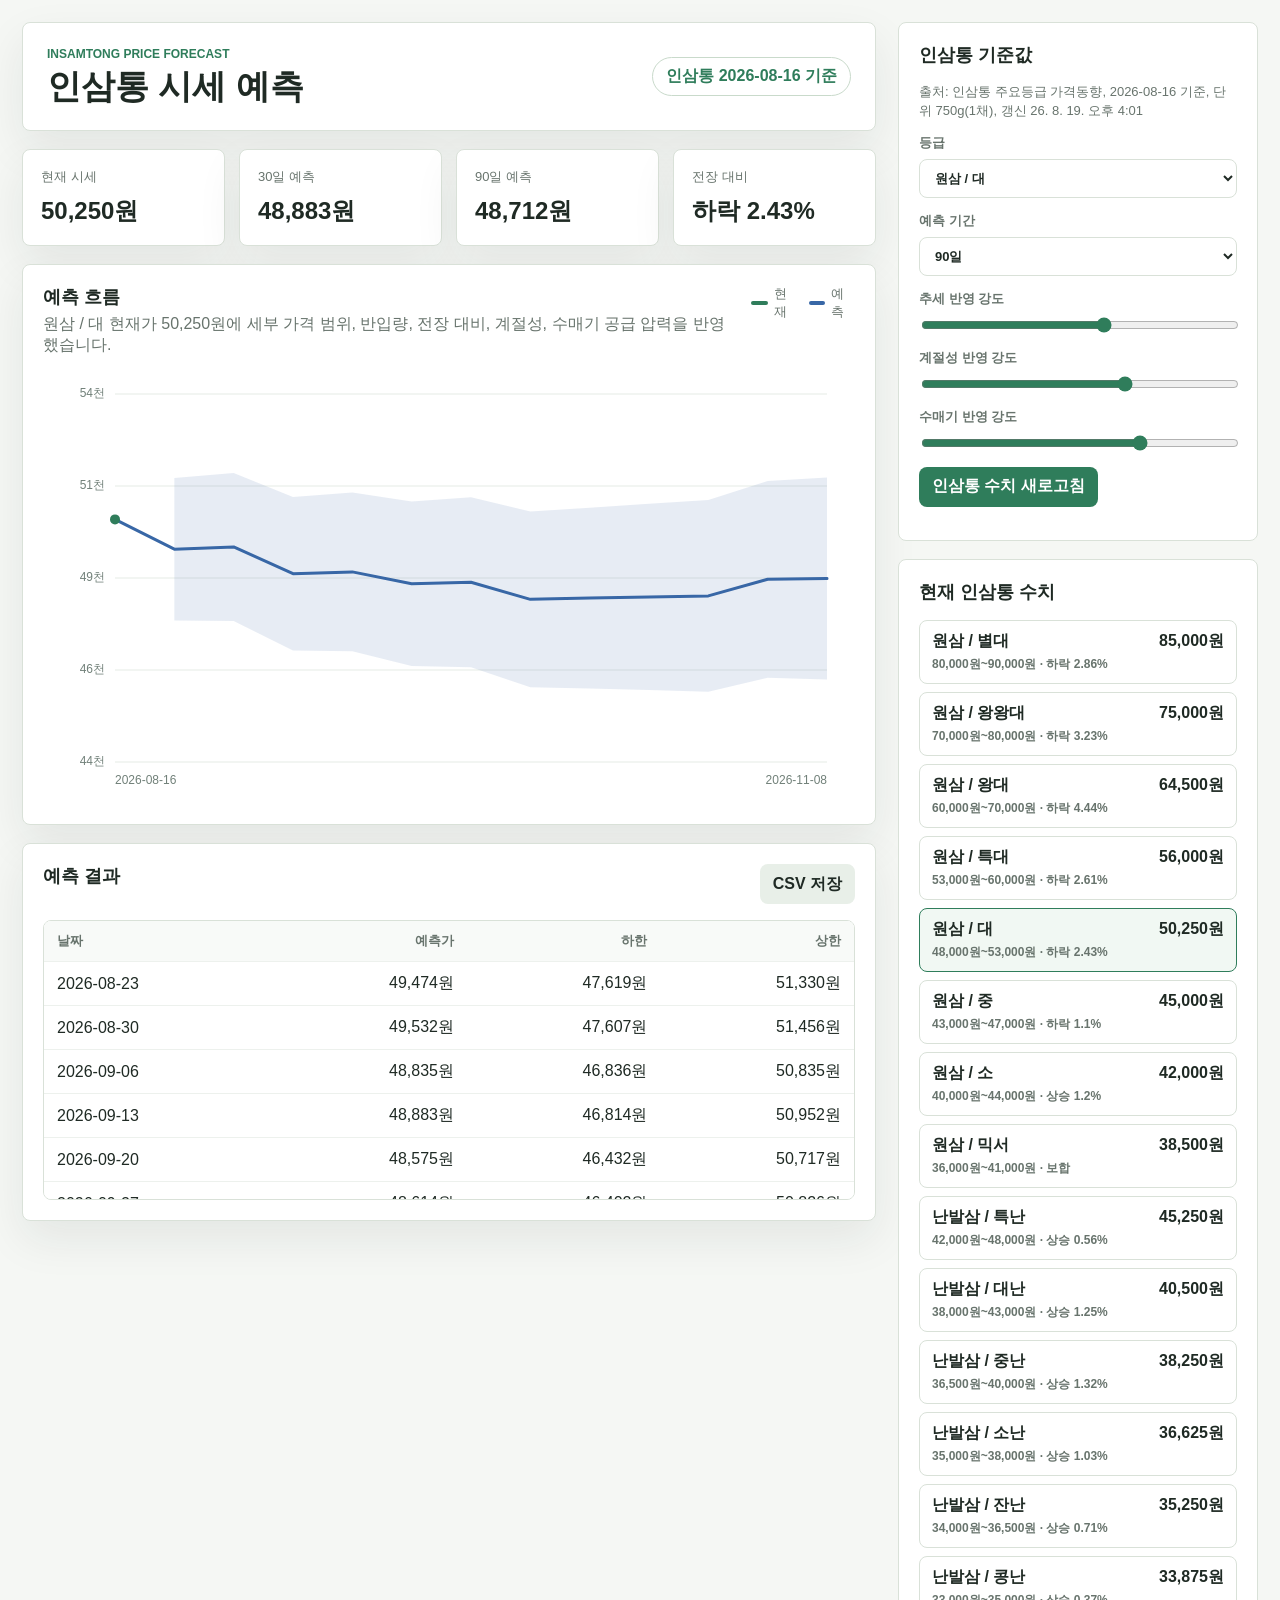
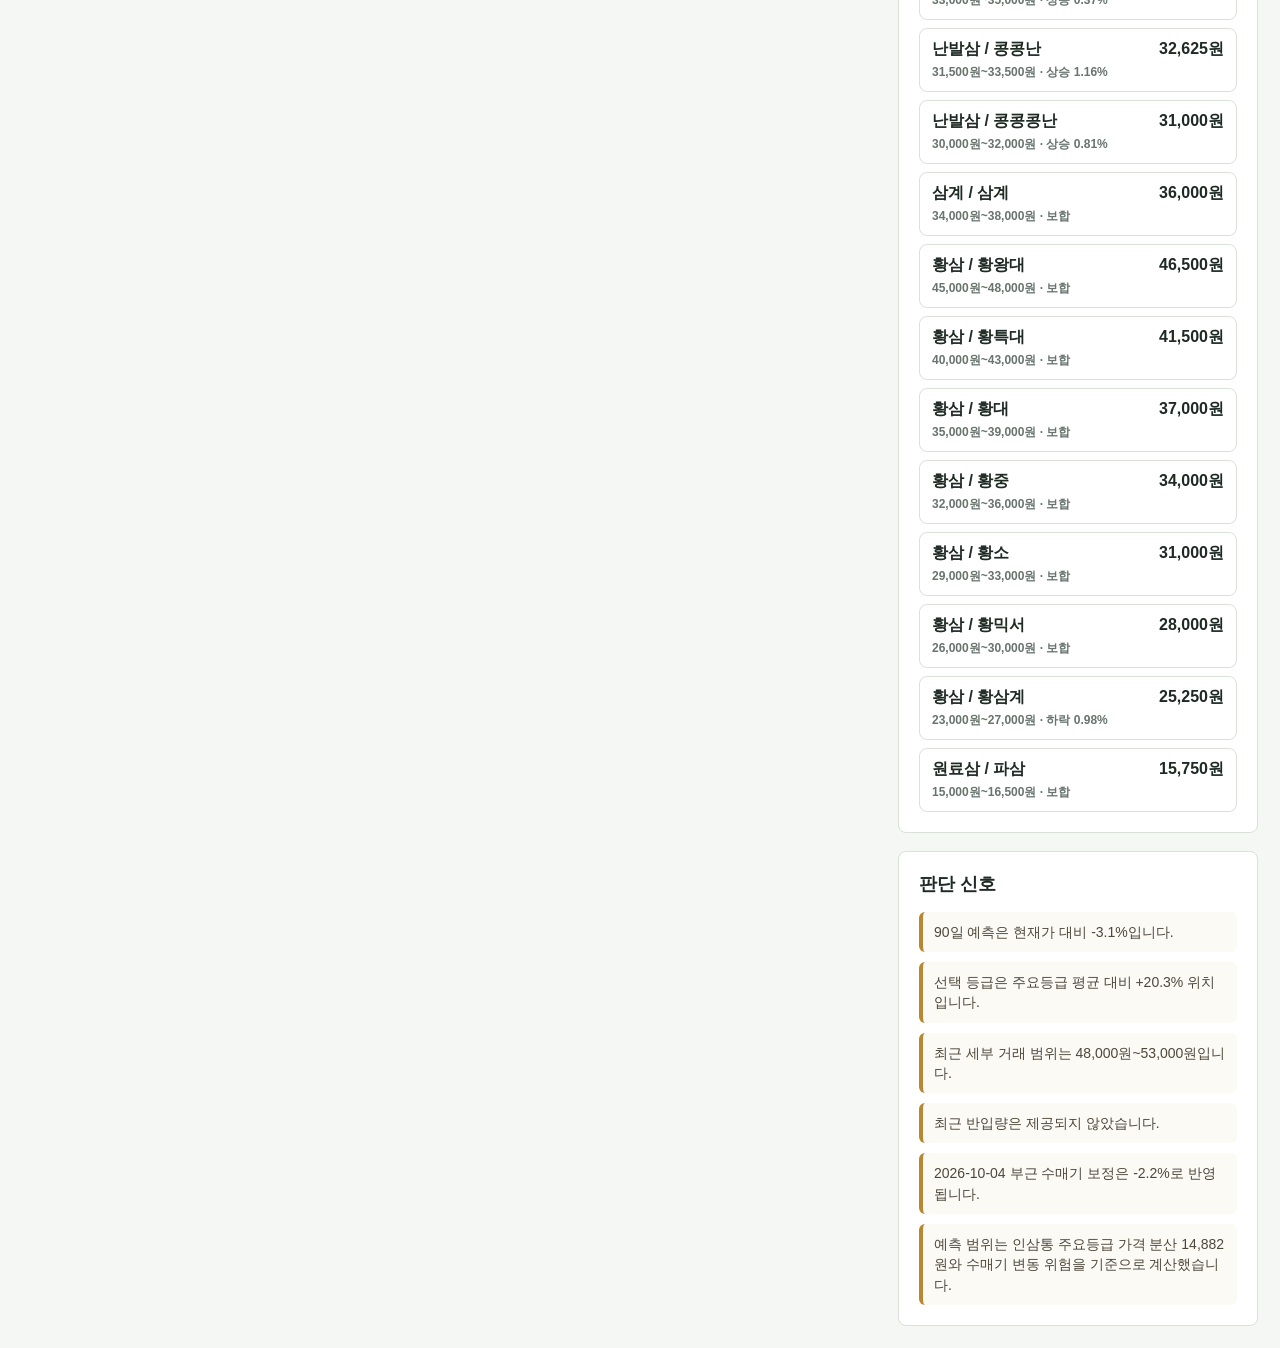
<file: index.html>
<!doctype html>
<html lang="ko">
  <head>
    <meta charset="utf-8" />
    <meta name="viewport" content="width=device-width, initial-scale=1" />
    <title>인삼통 시세 예측</title>
    <link rel="stylesheet" href="styles.css" />
  </head>
  <body>
    <main class="app">
      <section class="workspace">
        <header class="topbar">
          <div>
            <p class="eyebrow">Insamtong Price Forecast</p>
            <h1>인삼통 시세 예측</h1>
          </div>
          <div class="status">
            <span id="modelStatus">인삼통 기준</span>
          </div>
        </header>

        <section class="metrics" aria-label="예측 요약">
          <article>
            <span>현재 시세</span>
            <strong id="currentPrice">-</strong>
          </article>
          <article>
            <span>30일 예측</span>
            <strong id="forecast30">-</strong>
          </article>
          <article>
            <span>90일 예측</span>
            <strong id="forecast90">-</strong>
          </article>
          <article>
            <span>전장 대비</span>
            <strong id="volatility">-</strong>
          </article>
        </section>

        <section class="chart-panel">
          <div class="chart-head">
            <div>
              <h2>예측 흐름</h2>
              <p id="chartCaption">인삼통 현재 시세와 전장 대비 변동률만 사용합니다.</p>
            </div>
            <div class="legend">
              <span><i class="actual"></i>현재</span>
              <span><i class="forecast"></i>예측</span>
            </div>
          </div>
          <canvas id="priceChart" width="1200" height="540" aria-label="인삼통 시세 예측 차트"></canvas>
        </section>

        <section class="table-panel">
          <div class="section-title">
            <h2>예측 결과</h2>
            <button id="downloadCsv" type="button">CSV 저장</button>
          </div>
          <div class="table-wrap">
            <table>
              <thead>
                <tr>
                  <th>날짜</th>
                  <th>예측가</th>
                  <th>하한</th>
                  <th>상한</th>
                </tr>
              </thead>
              <tbody id="forecastRows"></tbody>
            </table>
          </div>
        </section>
      </section>

      <aside class="controls">
        <section class="control-group">
          <h2>인삼통 기준값</h2>
          <p class="hint" id="sourceText">-</p>
          <label>
            등급
            <select id="gradeSelect"></select>
          </label>
          <label>
            예측 기간
            <select id="horizon">
              <option value="30">30일</option>
              <option value="90" selected>90일</option>
              <option value="180">180일</option>
            </select>
          </label>
          <label>
            추세 반영 강도
            <input id="sensitivity" type="range" min="0" max="100" value="58" />
          </label>
          <label>
            계절성 반영 강도
            <input id="seasonality" type="range" min="0" max="100" value="65" />
          </label>
          <label>
            수매기 반영 강도
            <input id="purchasePressure" type="range" min="0" max="100" value="70" />
          </label>
          <button id="refreshMarket" type="button">인삼통 수치 새로고침</button>
          <p id="refreshMessage" class="message"></p>
        </section>

        <section class="control-group">
          <h2>현재 인삼통 수치</h2>
          <div class="grade-list" id="gradeList"></div>
        </section>

        <section class="control-group insights">
          <h2>판단 신호</h2>
          <ul id="insights"></ul>
        </section>
      </aside>
    </main>

    <script src="app.js"></script>
  </body>
</html>
</file>
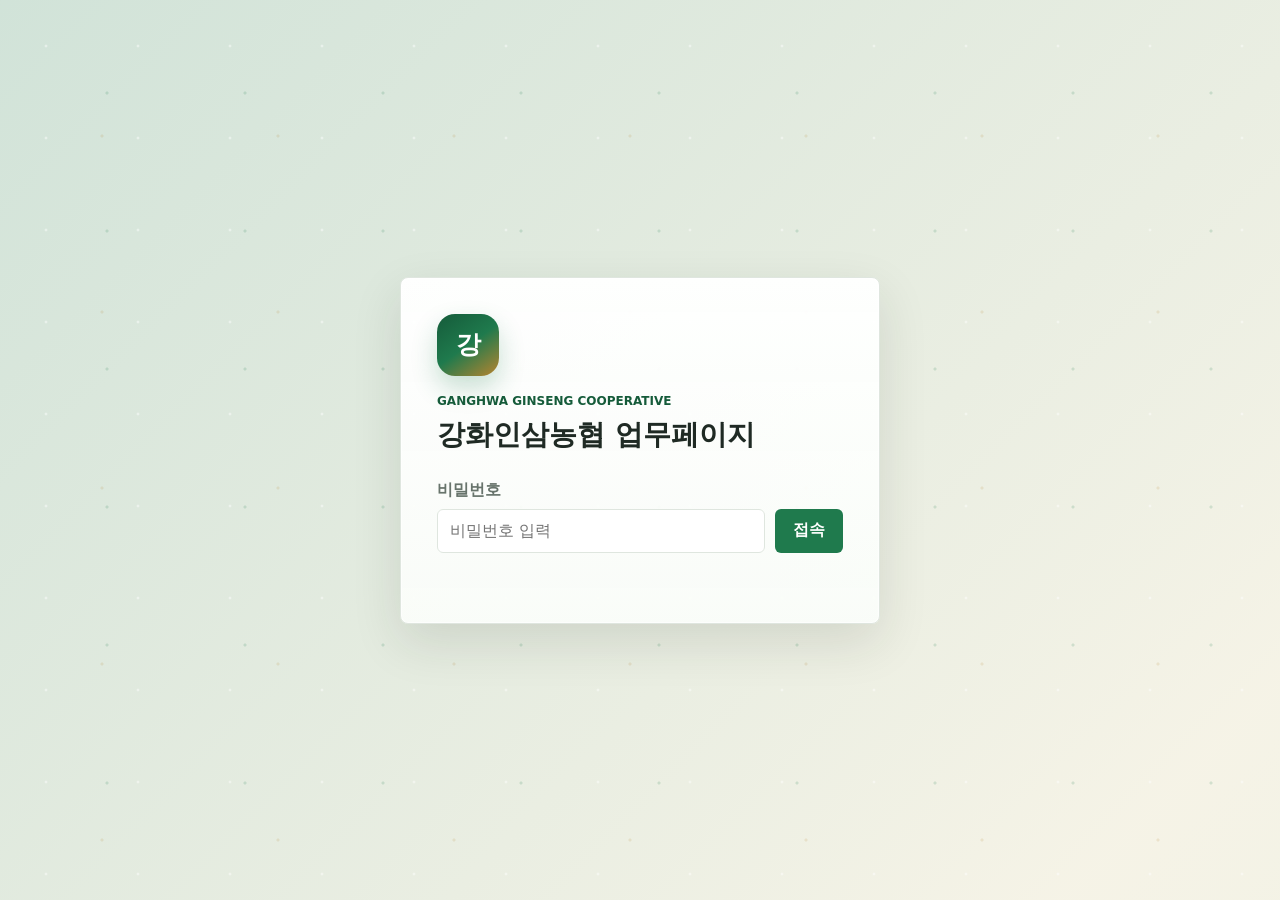
<file: office/index.html>
<!doctype html>
<html lang="ko">
<head>
  <meta charset="utf-8">
  <meta name="viewport" content="width=device-width, initial-scale=1">
  <title>강화인삼농협 업무페이지</title>
  <link rel="stylesheet" href="styles.css">
</head>
<body>
  <main class="app-shell">
    <div class="ambient-particles" aria-hidden="true"></div>
    <section id="loginScreen" class="login-screen" aria-labelledby="loginTitle">
      <div class="login-panel">
        <div class="brand-mark" aria-hidden="true">강</div>
        <p class="eyebrow">Ganghwa Ginseng Cooperative</p>
        <h1 id="loginTitle">강화인삼농협 업무페이지</h1>
        <form id="loginForm" class="login-form">
          <label for="passwordInput">비밀번호</label>
          <div class="password-row">
            <input id="passwordInput" type="password" autocomplete="current-password" placeholder="비밀번호 입력">
            <button type="submit">접속</button>
          </div>
          <p id="loginMessage" class="form-message" role="status"></p>
        </form>
      </div>
    </section>

    <section id="workspace" class="workspace" hidden>
      <aside class="sidebar">
        <div class="sidebar-brand">
          <div class="brand-mark compact" aria-hidden="true">강</div>
          <div>
            <p class="eyebrow">업무 대시보드</p>
            <h2>강화인삼농협</h2>
          </div>
        </div>
        <nav class="menu" aria-label="업무 메뉴">
          <button class="menu-button active" data-view="dashboardView" type="button">대시보드</button>
          <button class="menu-button" data-view="todoView" type="button">할일</button>
          <button class="menu-button" data-view="orderView" type="button">발주관리</button>
          <button class="menu-button" data-view="scheduleView" type="button">일정관리</button>
          <button class="menu-button" data-view="factoryView" type="button">공장업무</button>
          <button class="menu-button" data-view="inventoryView" type="button">재고관리</button>
          <button class="menu-button" data-view="memoView" type="button">메모</button>
          <button class="menu-button" data-view="contactView" type="button">연락처</button>
          <button class="menu-button" data-view="calculatorView" type="button">계산기</button>
          <button class="menu-button" data-view="priceView" type="button">가격표</button>
          <button class="menu-button" data-view="ginsengInfoView" type="button">인삼정보</button>
          <button class="menu-button" data-view="marketView" type="button">인삼시세표</button>
          <button class="menu-button" data-view="dataView" type="button">데이터관리</button>
        </nav>
        <button id="logoutButton" class="ghost-button" type="button">로그아웃</button>
      </aside>

      <section class="content">
        <header class="topbar">
          <div>
            <p class="eyebrow">오늘 업무</p>
            <h1 id="viewTitle">대시보드</h1>
          </div>
          <div class="topbar-actions">
            <button id="favoriteButton" class="icon-action" type="button" title="현재 메뉴 즐겨찾기">☆</button>
            <button id="darkModeButton" class="icon-action" type="button" title="다크모드">◐</button>
            <div class="status-chip" id="todayStamp"></div>
          </div>
        </header>

        <section id="dashboardView" class="view active-view">
          <div class="section-head">
            <div>
              <h2>업무 대시보드</h2>
              <p>오늘 처리할 일, 발주, 재고, 공장 업무를 한눈에 확인합니다.</p>
            </div>
            <button id="printViewButton" class="secondary-button" type="button">현재 화면 인쇄</button>
          </div>
          <div class="dashboard-grid">
            <article class="metric-card"><span>할 일 진행률</span><strong id="dashboardTodoProgress">0%</strong></article>
            <article class="metric-card"><span>대기 발주</span><strong id="dashboardPendingOrders">0건</strong></article>
            <article class="metric-card"><span>재고 부족</span><strong id="dashboardLowStock">0건</strong></article>
            <article class="metric-card"><span>공장 미완료</span><strong id="dashboardFactoryOpen">0건</strong></article>
          </div>
          <div class="tool-grid">
            <section class="tool-panel">
              <h3>검색</h3>
              <input id="globalSearchInput" placeholder="발주, 제품, 메모, 연락처 검색">
              <div id="globalSearchResults" class="search-results"></div>
            </section>
            <section class="tool-panel">
              <h3>즐겨찾기</h3>
              <div id="favoriteList" class="quick-list"></div>
            </section>
            <section class="tool-panel">
              <h3>최근 활동</h3>
              <div id="recentActivityList" class="quick-list"></div>
            </section>
          </div>
        </section>

        <section id="todoView" class="view">
          <div class="section-head">
            <div>
              <h2>할 일 목록</h2>
              <p>일일/주간 체크리스트, 우선순위, 완료율을 관리합니다.</p>
            </div>
            <button id="addTodoButton" class="primary-button" type="button">추가</button>
          </div>
          <form id="todoForm" class="entry-grid todo-grid">
            <input name="title" placeholder="할 일" required>
            <input name="dueDate" type="date">
            <select name="priority">
              <option value="높음">높음</option>
              <option value="보통" selected>보통</option>
              <option value="낮음">낮음</option>
            </select>
            <select name="period">
              <option value="일일">일일</option>
              <option value="주간">주간</option>
            </select>
          </form>
          <div class="progress-wrap"><div id="todoProgressBar"></div></div>
          <div id="todoList" class="task-list"></div>
        </section>

        <section id="orderView" class="view">
          <div class="section-head">
            <div>
              <h2>발주관리</h2>
              <p>거래처별 발주 내역과 상태를 입력하고 월별 현황을 확인합니다.</p>
            </div>
            <button id="addOrderButton" class="primary-button" type="button">추가</button>
          </div>
          <form id="orderForm" class="entry-grid order-grid">
            <input name="client" placeholder="거래처" required>
            <input name="item" placeholder="품목" required>
            <input name="quantity" type="number" min="0" placeholder="수량" required>
            <input name="amount" type="number" min="0" step="100" placeholder="금액">
            <input name="dueDate" type="date">
            <select name="status">
              <option value="대기">대기</option>
              <option value="진행">진행</option>
              <option value="완료">완료</option>
            </select>
          </form>
          <div id="orderStats" class="inline-stats"></div>
          <div class="table-wrap">
            <table>
              <thead><tr><th>거래처</th><th>품목</th><th>수량</th><th>금액</th><th>마감일</th><th>상태</th><th></th></tr></thead>
              <tbody id="orderRows"></tbody>
            </table>
          </div>
        </section>

        <section id="factoryView" class="view">
          <div class="section-head">
            <div>
              <h2>가공공장 업무</h2>
              <p>생산 일정, 작업 체크리스트, 품질 검사 기록을 관리합니다.</p>
            </div>
            <button id="addFactoryButton" class="primary-button" type="button">추가</button>
          </div>
          <form id="factoryForm" class="entry-grid factory-grid">
            <input name="date" type="date" required>
            <input name="product" placeholder="제품/작업명" required>
            <input name="process" placeholder="공정">
            <select name="quality">
              <option value="확인 전">확인 전</option>
              <option value="적합">적합</option>
              <option value="재확인">재확인</option>
            </select>
          </form>
          <div id="factoryList" class="task-list"></div>
        </section>

        <section id="inventoryView" class="view">
          <div class="section-head">
            <div>
              <h2>재고 현황</h2>
              <p>농협/지점별로 품목, 규격, 수량, 보관 위치를 빠르게 기록합니다.</p>
            </div>
            <button id="addInventoryButton" class="primary-button" type="button">추가</button>
          </div>
          <div id="inventoryBranchTabs" class="branch-tabs" aria-label="재고 지점 선택"></div>
          <div class="branch-summary">
            <span>선택 지점</span>
            <strong id="activeInventoryBranchName">강화농협</strong>
          </div>
          <form id="inventoryForm" class="entry-grid">
            <input name="item" placeholder="품목명" required>
            <input name="grade" placeholder="규격/등급" required>
            <input name="quantity" type="number" min="0" step="1" placeholder="수량" required>
            <input name="location" placeholder="보관 위치">
          </form>
          <div class="table-wrap">
            <table>
              <thead>
                <tr><th>품목</th><th>규격</th><th>수량</th><th>위치</th><th></th></tr>
              </thead>
              <tbody id="inventoryRows"></tbody>
            </table>
          </div>
        </section>

        <section id="contactView" class="view">
          <div class="section-head">
            <div>
              <h2>빠른 연락처</h2>
              <p>주요 거래처 연락처와 특이사항을 저장합니다.</p>
            </div>
            <button id="addContactButton" class="primary-button" type="button">추가</button>
          </div>
          <form id="contactForm" class="entry-grid contact-grid">
            <input name="name" placeholder="거래처/담당자" required>
            <input name="phone" placeholder="전화번호">
            <input name="email" type="email" placeholder="이메일">
            <input name="memo" placeholder="특이사항">
          </form>
          <div id="contactList" class="contact-list"></div>
        </section>

        <section id="calculatorView" class="view">
          <div class="section-head">
            <div>
              <h2>계산기</h2>
              <p>수량/금액 계산과 간단한 환율 계산을 빠르게 처리합니다.</p>
            </div>
          </div>
          <div class="tool-grid">
            <section class="tool-panel">
              <h3>수량/금액 계산</h3>
              <input id="calcQuantity" type="number" min="0" placeholder="수량">
              <input id="calcUnitPrice" type="number" min="0" placeholder="단가">
              <strong id="calcTotal" class="calc-result">0원</strong>
            </section>
            <section class="tool-panel">
              <h3>환율 계산</h3>
              <input id="exchangeAmount" type="number" min="0" placeholder="외화 금액">
              <input id="exchangeRate" type="number" min="0" placeholder="환율">
              <strong id="exchangeTotal" class="calc-result">0원</strong>
            </section>
          </div>
        </section>

        <section id="scheduleView" class="view">
          <div class="section-head">
            <div>
              <h2>일정관리</h2>
              <p>수매, 회의, 출고, 점검 일정을 한곳에 정리합니다.</p>
            </div>
            <button id="addScheduleButton" class="primary-button" type="button">추가</button>
          </div>
          <form id="scheduleForm" class="entry-grid schedule-grid">
            <input name="date" type="date" required>
            <input name="time" type="time">
            <input name="title" placeholder="일정명" required>
            <input name="owner" placeholder="담당자">
          </form>
          <div id="scheduleList" class="schedule-list"></div>
        </section>

        <section id="memoView" class="view">
          <div class="section-head">
            <div>
              <h2>날짜별 메모</h2>
              <p>날짜별 업무 내용, 특이사항, 전달사항을 저장하고 다시 확인합니다.</p>
            </div>
            <div class="section-actions">
              <button id="voiceMemoButton" class="secondary-button" type="button">음성 입력</button>
              <button id="saveMemoButton" class="primary-button" type="button">저장</button>
            </div>
          </div>
          <div class="voice-notice">
            <strong>음성 메모</strong>
            <span>마이크 권한을 허용한 뒤 말하면 메모 입력칸에 자동으로 기록됩니다.</span>
          </div>
          <div class="memo-layout">
            <section class="memo-editor" aria-label="메모 작성">
              <div class="memo-date-row">
                <label for="memoDate">메모 날짜</label>
                <input id="memoDate" type="date">
              </div>
              <textarea id="memoText" rows="12" placeholder="오늘의 업무 메모를 입력하세요. 예: 입고 특이사항, 고객 요청, 가격 변동 확인, 전달할 내용"></textarea>
              <div class="memo-actions">
                <span id="memoStatus" class="memo-status">저장된 메모를 날짜별로 관리할 수 있습니다.</span>
                <div class="memo-button-row">
                  <button id="deleteMemoButton" class="delete-button" type="button">현재 날짜 메모 삭제</button>
                </div>
              </div>
            </section>
            <aside class="memo-list-panel" aria-label="저장된 메모 목록">
              <h3>저장된 날짜</h3>
              <div id="memoList" class="memo-list"></div>
            </aside>
          </div>
        </section>

        <section id="priceView" class="view">
          <div class="section-head">
            <div>
              <h2>가격표</h2>
              <p>매장 안내용 판매 가격을 관리합니다.</p>
            </div>
            <button id="addPriceButton" class="primary-button" type="button">추가</button>
          </div>
          <form id="priceForm" class="entry-grid">
            <input name="name" placeholder="상품명" required>
            <input name="unit" placeholder="단위" required>
            <input name="price" type="number" min="0" step="100" placeholder="가격" required>
            <input name="memo" placeholder="비고">
          </form>
          <div class="table-wrap">
            <table>
              <thead>
                <tr><th>상품</th><th>단위</th><th>가격</th><th>비고</th><th></th></tr>
              </thead>
              <tbody id="priceRows"></tbody>
            </table>
          </div>
        </section>

        <section id="marketView" class="view">
          <div class="section-head">
            <div>
              <h2>인삼시세표</h2>
              <p>인삼통 사이트 기준으로 매일 오전 8시 이후 갱신을 시도합니다.</p>
            </div>
            <button id="refreshMarketButton" class="primary-button" type="button">새로고침</button>
          </div>
          <div class="market-summary">
            <div>
              <span>최근 갱신</span>
              <strong id="marketUpdatedAt">-</strong>
            </div>
            <div>
              <span>다음 자동 갱신</span>
              <strong id="nextRefreshAt">-</strong>
            </div>
            <a class="external-link" href="https://insamtong.kr/" target="_blank" rel="noreferrer">인삼통 열기</a>
          </div>
          <div id="marketMessage" class="notice"></div>
          <div class="table-wrap">
            <table>
              <thead>
                <tr><th>구분</th><th>시세</th><th>출처</th></tr>
              </thead>
              <tbody id="marketRows"></tbody>
            </table>
          </div>
        </section>

        <section id="ginsengInfoView" class="view">
          <div class="section-head">
            <div>
              <h2>인삼정보</h2>
              <p>인삼, 수삼, 홍삼의 차이를 고객에게 정확히 설명하기 위한 현장 안내 자료입니다.</p>
            </div>
          </div>
          <div class="info-hero">
            <div>
              <span>핵심 설명</span>
              <strong>인삼은 원료 이름이고, 수삼은 생인삼, 홍삼은 수삼을 쪄서 말린 가공 인삼입니다.</strong>
            </div>
          </div>
          <div class="info-grid">
            <article class="info-card">
              <h3>1. 인삼 — 원료 개념</h3>
              <p>인삼은 가공 여부와 무관한 식물 자체의 총칭입니다. 수삼, 홍삼, 백삼은 모두 인삼의 하위 개념입니다.</p>
              <ul class="info-list">
                <li><strong>학명</strong> Panax ginseng</li>
                <li><strong>재배 기간</strong> 보통 4~6년</li>
                <li><strong>상태 구분</strong> 수확 직후는 수삼, 건조하면 백삼, 증삼 후 건조하면 홍삼</li>
              </ul>
            </article>
            <article class="info-card">
              <h3>2. 수삼 — 생 인삼</h3>
              <p>밭에서 캐낸 가공하지 않은 생인삼입니다. 신선하고 부드럽지만 수분이 많아 보관과 유통이 까다롭습니다.</p>
              <ul class="info-list">
                <li><strong>수분 함량</strong> 70~75%</li>
                <li><strong>보관</strong> 저온·단기 보관 필요</li>
                <li><strong>용도</strong> 삼계탕, 가정용 요리, 단기 유통</li>
              </ul>
            </article>
            <article class="info-card">
              <h3>3. 홍삼 — 증삼 가공 인삼</h3>
              <p>수삼을 증기로 찐 뒤 말린 인삼입니다. 찜과 건조 과정을 거치면서 색이 적갈색으로 바뀌고 보관성이 크게 좋아집니다.</p>
              <ul class="info-list">
                <li><strong>제조 과정</strong> 수삼 → 증기로 찜 → 건조 → 홍삼</li>
                <li><strong>수분 함량</strong> 14% 이하</li>
                <li><strong>용도</strong> 홍삼정, 홍삼 농축액, 건강기능식품</li>
              </ul>
            </article>
            <article class="info-card">
              <h3>4. 장단점 요약</h3>
              <p>수삼은 신선한 풍미와 생식 가능성이 장점이지만, 보관이 어렵고 성분 변동이 클 수 있습니다. 홍삼은 장기 보관과 기능성 안정성이 강점입니다.</p>
              <ul class="info-list">
                <li><strong>수삼 장점</strong> 신선한 풍미, 생식 가능</li>
                <li><strong>수삼 단점</strong> 보관·유통 어려움, 성분 변동 큼</li>
                <li><strong>홍삼 특징</strong> 보관성 우수, 성분 안정·강화</li>
              </ul>
            </article>
          </div>
          <div class="table-wrap info-table-wrap">
            <table>
              <thead>
                <tr><th>구분</th><th>인삼</th><th>수삼</th><th>홍삼</th></tr>
              </thead>
              <tbody>
                <tr><td>개념</td><td>총칭</td><td>생인삼</td><td>가공 인삼</td></tr>
                <tr><td>가공 여부</td><td>무관</td><td>가공 없음</td><td>찜+건조</td></tr>
                <tr><td>수분</td><td>상태별로 다양</td><td>높음</td><td>낮음</td></tr>
                <tr><td>보관성</td><td>상태에 따라 다름</td><td>낮음</td><td>매우 높음</td></tr>
                <tr><td>기능성</td><td>기본</td><td>변동 큼</td><td>안정·강화</td></tr>
              </tbody>
            </table>
          </div>
          <div class="info-note">
            <strong>현장 설명용 핵심 문장</strong>
            <p>“인삼은 원료 이름이고, 수삼은 생인삼, 홍삼은 수삼을 쪄서 말린 가공 인삼입니다.”</p>
            <p class="info-caution">건강 관련 설명은 개인 상태에 따라 달라질 수 있으므로 치료 효과처럼 단정하지 말고, 섭취 중인 약이나 질환이 있는 경우 전문가 상담을 권합니다.</p>
          </div>
        </section>

        <section id="dataView" class="view">
          <div class="section-head">
            <div>
              <h2>데이터관리</h2>
              <p>로컬 저장 데이터를 백업, 복원, 인쇄합니다.</p>
            </div>
          </div>
          <div class="tool-grid">
            <section class="tool-panel">
              <h3>백업/복원</h3>
              <button id="exportDataButton" class="primary-button" type="button">데이터 내보내기</button>
              <label class="file-action">데이터 가져오기<input id="importDataInput" type="file" accept="application/json"></label>
              <p id="dataStatus" class="memo-status">브라우저에 저장된 업무 데이터를 JSON 파일로 백업할 수 있습니다.</p>
            </section>
            <section class="tool-panel">
              <h3>보고서/인쇄</h3>
              <button id="downloadReportButton" class="secondary-button" type="button">월간 보고서 다운로드</button>
              <button id="printDataButton" class="secondary-button" type="button">현재 화면 인쇄</button>
            </section>
          </div>
        </section>
      </section>
    </section>
  </main>

  <script src="app.js"></script>
</body>
</html>
</file>
<file: styles.css>
:root {
  color-scheme: light;
  --bg: #f5f7f4;
  --surface: #ffffff;
  --ink: #1f2a24;
  --muted: #68746d;
  --line: #d9e1d8;
  --green: #2f7d5b;
  --red: #b9473f;
  --gold: #b88732;
  --blue: #3867a6;
  --shadow: 0 18px 45px rgba(31, 42, 36, 0.08);
}

* {
  box-sizing: border-box;
}

body {
  margin: 0;
  min-height: 100vh;
  background: var(--bg);
  color: var(--ink);
  font-family: "Segoe UI", "Noto Sans KR", Arial, sans-serif;
}

button,
select,
input,
textarea {
  font: inherit;
}

.app {
  display: grid;
  grid-template-columns: minmax(0, 1fr) 360px;
  gap: 22px;
  max-width: 1480px;
  min-height: 100vh;
  margin: 0 auto;
  padding: 22px;
}

.workspace,
.controls {
  display: flex;
  flex-direction: column;
  gap: 18px;
}

.topbar,
.metrics article,
.chart-panel,
.table-panel,
.control-group {
  background: var(--surface);
  border: 1px solid var(--line);
  border-radius: 8px;
  box-shadow: var(--shadow);
}

.topbar {
  display: flex;
  justify-content: space-between;
  align-items: center;
  gap: 16px;
  padding: 24px;
}

.eyebrow {
  margin: 0 0 6px;
  color: var(--green);
  font-size: 12px;
  font-weight: 700;
  letter-spacing: 0;
  text-transform: uppercase;
}

h1,
h2,
p {
  margin-top: 0;
}

h1 {
  margin-bottom: 0;
  font-size: 34px;
  line-height: 1.15;
}

h2 {
  margin-bottom: 0;
  font-size: 18px;
}

.status {
  border: 1px solid #c9dacb;
  border-radius: 999px;
  color: var(--green);
  padding: 8px 13px;
  white-space: nowrap;
  font-weight: 700;
}

.metrics {
  display: grid;
  grid-template-columns: repeat(4, minmax(0, 1fr));
  gap: 14px;
}

.metrics article {
  padding: 18px;
}

.metrics span {
  display: block;
  margin-bottom: 9px;
  color: var(--muted);
  font-size: 13px;
}

.metrics strong {
  font-size: 24px;
}

.chart-panel,
.table-panel,
.control-group {
  padding: 20px;
}

.chart-head,
.section-title {
  display: flex;
  justify-content: space-between;
  gap: 14px;
  align-items: flex-start;
  margin-bottom: 16px;
}

.chart-head p {
  margin: 5px 0 0;
  color: var(--muted);
}

.legend {
  display: flex;
  gap: 12px;
  color: var(--muted);
  font-size: 13px;
}

.legend span {
  display: inline-flex;
  align-items: center;
  gap: 6px;
}

.legend i {
  width: 18px;
  height: 4px;
  border-radius: 999px;
}

.legend .actual {
  background: var(--green);
}

.legend .forecast {
  background: var(--blue);
}

canvas {
  display: block;
  width: 100%;
  height: min(48vh, 540px);
  min-height: 320px;
}

.table-wrap {
  max-height: 280px;
  overflow: auto;
  border: 1px solid var(--line);
  border-radius: 8px;
}

table {
  width: 100%;
  border-collapse: collapse;
  background: #fff;
}

th,
td {
  padding: 11px 13px;
  border-bottom: 1px solid #edf1ed;
  text-align: right;
  white-space: nowrap;
}

th:first-child,
td:first-child {
  text-align: left;
}

th {
  position: sticky;
  top: 0;
  background: #f8faf8;
  color: var(--muted);
  font-size: 13px;
  z-index: 1;
}

.control-group {
  box-shadow: none;
}

.control-group h2 {
  margin-bottom: 16px;
}

label {
  display: grid;
  gap: 7px;
  margin-bottom: 14px;
  color: var(--muted);
  font-size: 13px;
  font-weight: 700;
}

select,
input[type="url"],
textarea {
  width: 100%;
  border: 1px solid var(--line);
  border-radius: 8px;
  background: #fff;
  color: var(--ink);
  padding: 10px 11px;
}

input[type="range"] {
  width: 100%;
  accent-color: var(--green);
}

textarea {
  min-height: 210px;
  resize: vertical;
  font-family: Consolas, "Courier New", monospace;
  font-size: 13px;
}

.hint,
.message {
  color: var(--muted);
  font-size: 13px;
  line-height: 1.45;
}

.actions {
  display: grid;
  grid-template-columns: 1fr 1fr;
  gap: 10px;
  margin-top: 12px;
}

button {
  border: 0;
  border-radius: 8px;
  background: var(--green);
  color: #fff;
  min-height: 40px;
  padding: 0 13px;
  cursor: pointer;
  font-weight: 800;
}

button:hover {
  filter: brightness(0.96);
}

#downloadCsv {
  background: #e8efe8;
  color: var(--ink);
}

.grade-list {
  display: grid;
  gap: 8px;
}

.grade-row {
  display: grid;
  grid-template-columns: minmax(0, 1fr) auto;
  gap: 4px 12px;
  width: 100%;
  min-height: 58px;
  border: 1px solid var(--line);
  background: #fff;
  color: var(--ink);
  text-align: left;
  padding: 10px 12px;
}

.grade-row.active {
  border-color: var(--green);
  background: #f1f8f3;
}

.grade-row span {
  min-width: 0;
  font-weight: 800;
}

.grade-row strong {
  white-space: nowrap;
}

.grade-row em {
  grid-column: 1 / -1;
  color: var(--muted);
  font-size: 12px;
  font-style: normal;
}

.insights ul {
  display: grid;
  gap: 10px;
  margin: 0;
  padding: 0;
  list-style: none;
}

.insights li {
  border-left: 4px solid var(--gold);
  background: #fbfaf5;
  border-radius: 6px;
  padding: 10px 11px;
  color: #4d473b;
  font-size: 14px;
  line-height: 1.45;
}

@media (max-width: 980px) {
  .app {
    grid-template-columns: 1fr;
  }

  .controls {
    order: -1;
  }

  .metrics {
    grid-template-columns: repeat(2, minmax(0, 1fr));
  }
}

@media (max-width: 620px) {
  .app {
    padding: 12px;
  }

  .topbar,
  .chart-head,
  .section-title {
    align-items: stretch;
    flex-direction: column;
  }

  h1 {
    font-size: 28px;
  }

  .metrics {
    grid-template-columns: 1fr;
  }

  .metrics strong {
    font-size: 22px;
  }
}
</file>
<file: office/styles.css>
:root {
  --ink: #1f2a24;
  --muted: #68746c;
  --line: #dfe6df;
  --paper: #f8faf7;
  --panel: #ffffff;
  --green: #1f7a4d;
  --green-deep: #155b3a;
  --green-soft: #77a95e;
  --gold: #b7842f;
  --gold-soft: #e3c16f;
  --red: #a84932;
  --shadow: 0 18px 50px rgba(31, 42, 36, 0.12);
}

* {
  box-sizing: border-box;
}

[hidden] {
  display: none !important;
}

body {
  margin: 0;
  min-height: 100vh;
  color: var(--ink);
  font-family: "Malgun Gothic", "Apple SD Gothic Neo", system-ui, sans-serif;
  background:
    linear-gradient(135deg, rgba(31, 122, 77, 0.18), rgba(227, 193, 111, 0.12), rgba(119, 169, 94, 0.15)),
    var(--paper);
  background-size: 180% 180%;
  animation: pageGradient 16s ease-in-out infinite;
  overflow-x: hidden;
}

button,
input,
select {
  font: inherit;
}

button {
  cursor: pointer;
}

.app-shell {
  position: relative;
  min-height: 100vh;
  isolation: isolate;
}

.ambient-particles {
  position: fixed;
  inset: 0;
  z-index: -1;
  pointer-events: none;
  opacity: 0.62;
  background-image:
    radial-gradient(circle, rgba(255, 255, 255, 0.72) 0 1px, transparent 1.8px),
    radial-gradient(circle, rgba(31, 122, 77, 0.26) 0 1px, transparent 2px),
    radial-gradient(circle, rgba(183, 132, 47, 0.24) 0 1px, transparent 2px);
  background-position: 0 0, 38px 24px, 14px 48px;
  background-size: 92px 92px, 138px 138px, 176px 176px;
  animation: particleDrift 24s linear infinite;
}

.login-screen {
  display: grid;
  min-height: 100vh;
  place-items: center;
  padding: 24px;
  animation: fadeIn 0.7s ease-out both;
}

.login-panel {
  width: min(480px, 100%);
  padding: 36px;
  border: 1px solid var(--line);
  border-radius: 8px;
  background: linear-gradient(180deg, rgba(255, 255, 255, 0.96), rgba(250, 253, 249, 0.94));
  box-shadow: var(--shadow), 0 0 0 1px rgba(255, 255, 255, 0.55) inset;
  animation: panelRise 0.6s ease-out both;
}

.brand-mark {
  display: grid;
  width: 62px;
  height: 62px;
  margin-bottom: 18px;
  place-items: center;
  border-radius: 18px;
  color: #fff;
  background: linear-gradient(145deg, var(--green-deep), var(--green), var(--gold));
  box-shadow: 0 12px 26px rgba(31, 122, 77, 0.24);
  font-size: 25px;
  font-weight: 800;
}

.brand-mark.compact {
  width: 44px;
  height: 44px;
  flex: 0 0 auto;
  margin: 0;
  border-radius: 13px;
  font-size: 19px;
}

.eyebrow {
  margin: 0 0 8px;
  color: var(--green-deep);
  font-size: 12px;
  font-weight: 800;
  letter-spacing: 0;
  text-transform: uppercase;
}

h1,
h2 {
  margin: 0;
  letter-spacing: 0;
}

.login-panel h1 {
  margin-bottom: 26px;
  font-size: 28px;
}

.login-form label {
  display: block;
  margin-bottom: 8px;
  color: var(--muted);
  font-weight: 700;
}

.password-row {
  display: flex;
  gap: 10px;
}

input,
select {
  width: 100%;
  min-height: 44px;
  border: 1px solid var(--line);
  border-radius: 6px;
  padding: 0 12px;
  color: var(--ink);
  background: #fff;
}

textarea {
  width: 100%;
  resize: vertical;
  border: 1px solid var(--line);
  border-radius: 6px;
  padding: 14px;
  color: var(--ink);
  background: #fff;
  font: inherit;
  line-height: 1.6;
}

input:focus {
  border-color: var(--green);
  outline: 3px solid rgba(31, 122, 77, 0.14);
}

select:focus {
  border-color: var(--green);
  outline: 3px solid rgba(31, 122, 77, 0.14);
}

textarea:focus {
  border-color: var(--green);
  outline: 3px solid rgba(31, 122, 77, 0.14);
}

.password-row button,
.primary-button,
.secondary-button {
  min-height: 44px;
  border: 0;
  border-radius: 6px;
  padding: 0 18px;
  color: #fff;
  background: var(--green);
  font-weight: 800;
  white-space: nowrap;
}

.secondary-button {
  border: 1px solid rgba(31, 122, 77, 0.22);
  color: var(--green-deep);
  background: #f5fbf7;
}

.secondary-button.listening {
  border-color: rgba(168, 73, 50, 0.28);
  color: var(--red);
  background: #fff8f6;
}

.secondary-button:disabled {
  cursor: not-allowed;
  color: var(--muted);
  background: #f3f4f3;
}

.password-row button:hover,
.primary-button:hover {
  background: var(--green-deep);
}

.secondary-button:not(:disabled):hover {
  background: rgba(31, 122, 77, 0.10);
}

.form-message {
  min-height: 22px;
  margin: 12px 0 0;
  color: var(--red);
  font-weight: 700;
}

.workspace {
  display: grid;
  min-height: 100vh;
  grid-template-columns: 260px 1fr;
  animation: fadeIn 0.45s ease-out both;
}

.sidebar {
  display: flex;
  min-height: 100vh;
  flex-direction: column;
  gap: 28px;
  border-right: 1px solid var(--line);
  padding: 28px 18px;
  background: rgba(255, 255, 255, 0.92);
  backdrop-filter: blur(12px);
}

.sidebar-brand {
  display: flex;
  align-items: center;
  gap: 12px;
}

.sidebar h2 {
  font-size: 22px;
}

.menu {
  display: grid;
  gap: 8px;
}

.menu-button,
.ghost-button {
  min-height: 44px;
  border: 1px solid transparent;
  border-radius: 6px;
  padding: 0 14px;
  color: var(--ink);
  background: transparent;
  text-align: left;
  font-weight: 800;
}

.menu-button:hover,
.menu-button.active {
  border-color: rgba(31, 122, 77, 0.18);
  color: var(--green-deep);
  background: rgba(31, 122, 77, 0.08);
}

.ghost-button {
  margin-top: auto;
  border-color: var(--line);
  text-align: center;
}

.content {
  min-width: 0;
  padding: 28px;
  animation: panelRise 0.48s ease-out both;
}

.topbar {
  display: flex;
  align-items: center;
  justify-content: space-between;
  gap: 18px;
  margin-bottom: 24px;
}

.topbar-actions {
  display: flex;
  align-items: center;
  gap: 8px;
}

.icon-action {
  display: grid;
  width: 44px;
  height: 44px;
  place-items: center;
  border: 1px solid var(--line);
  border-radius: 999px;
  color: var(--green-deep);
  background: #fff;
  font-weight: 900;
}

.topbar h1 {
  font-size: 30px;
}

.status-chip {
  border: 1px solid var(--line);
  border-radius: 999px;
  padding: 10px 14px;
  background: #fff;
  color: var(--muted);
  font-weight: 800;
}

.view {
  display: none;
}

.active-view {
  display: block;
}

.section-head {
  display: flex;
  align-items: end;
  justify-content: space-between;
  gap: 18px;
  margin-bottom: 16px;
}

.section-head h2 {
  margin-bottom: 6px;
  font-size: 22px;
}

.section-head p {
  margin: 0;
  color: var(--muted);
}

.section-actions {
  display: flex;
  flex-wrap: wrap;
  gap: 8px;
  justify-content: flex-end;
}

.dashboard-grid {
  display: grid;
  grid-template-columns: repeat(4, minmax(0, 1fr));
  gap: 12px;
  margin-bottom: 14px;
}

.metric-card,
.tool-panel {
  border: 1px solid var(--line);
  border-radius: 8px;
  padding: 16px;
  background: rgba(255, 255, 255, 0.94);
}

.metric-card span {
  display: block;
  margin-bottom: 8px;
  color: var(--muted);
  font-size: 13px;
  font-weight: 900;
}

.metric-card strong {
  color: var(--green-deep);
  font-size: 28px;
}

.tool-grid {
  display: grid;
  grid-template-columns: repeat(2, minmax(0, 1fr));
  gap: 12px;
}

.tool-panel h3 {
  margin: 0 0 12px;
  font-size: 17px;
}

.tool-panel input,
.tool-panel button,
.file-action {
  margin-bottom: 8px;
}

.quick-list,
.search-results,
.task-list,
.contact-list {
  display: grid;
  gap: 8px;
}

.quick-item,
.search-result,
.task-item,
.contact-card {
  border: 1px solid var(--line);
  border-radius: 8px;
  padding: 12px;
  background: #fff;
}

.quick-item {
  width: 100%;
  color: var(--ink);
  text-align: left;
  font-weight: 800;
}

.search-result strong,
.search-result span,
.contact-card strong,
.contact-card p {
  display: block;
}

.search-result strong,
.contact-card strong {
  margin-bottom: 5px;
  color: var(--green-deep);
}

.search-result span,
.contact-card p,
.task-meta {
  color: var(--muted);
  font-size: 13px;
  line-height: 1.45;
}

.todo-grid {
  grid-template-columns: 1.5fr 0.8fr 0.7fr 0.7fr;
}

.order-grid {
  grid-template-columns: 1fr 1fr 0.6fr 0.8fr 0.8fr 0.7fr;
}

.factory-grid {
  grid-template-columns: 0.8fr 1.3fr 1fr 0.8fr;
}

.contact-grid {
  grid-template-columns: 1fr 0.9fr 1fr 1.2fr;
}

.progress-wrap {
  overflow: hidden;
  height: 28px;
  margin-bottom: 12px;
  border: 1px solid rgba(31, 122, 77, 0.18);
  border-radius: 999px;
  background: #fff;
}

#todoProgressBar {
  display: grid;
  width: 0%;
  height: 100%;
  place-items: center;
  color: #fff;
  background: linear-gradient(90deg, var(--green), var(--gold));
  font-size: 12px;
  font-weight: 900;
  transition: width 0.2s ease;
}

.task-item {
  display: grid;
  grid-template-columns: minmax(0, 1.4fr) minmax(140px, 0.9fr) auto;
  gap: 12px;
  align-items: center;
}

.task-item label {
  display: flex;
  align-items: center;
  gap: 8px;
  font-weight: 900;
}

.task-item input[type="checkbox"] {
  width: 18px;
  min-height: 18px;
}

.task-item.completed span {
  color: var(--muted);
  text-decoration: line-through;
}

.inline-stats {
  margin-bottom: 12px;
  border: 1px solid rgba(31, 122, 77, 0.16);
  border-radius: 8px;
  padding: 12px 14px;
  background: rgba(31, 122, 77, 0.06);
  color: var(--green-deep);
  font-weight: 900;
}

.contact-card {
  display: grid;
  grid-template-columns: 1fr 1.5fr auto auto;
  gap: 12px;
  align-items: center;
}

.contact-card a {
  display: inline-block;
  margin-right: 8px;
  color: var(--green-deep);
  font-weight: 900;
}

.calc-result {
  display: block;
  border: 1px solid rgba(183, 132, 47, 0.22);
  border-radius: 8px;
  padding: 14px;
  color: var(--green-deep);
  background: #fffdf8;
  font-size: 22px;
}

.file-action {
  display: inline-grid;
  min-height: 44px;
  place-items: center;
  border: 1px solid rgba(31, 122, 77, 0.22);
  border-radius: 6px;
  padding: 0 16px;
  color: var(--green-deep);
  background: #f5fbf7;
  font-weight: 900;
  cursor: pointer;
}

.file-action input {
  display: none;
}

.entry-grid {
  display: grid;
  grid-template-columns: 1.3fr 1fr 0.7fr 1fr;
  gap: 10px;
  margin-bottom: 16px;
}

.branch-tabs {
  display: grid;
  grid-template-columns: repeat(3, minmax(0, 1fr));
  gap: 8px;
  margin-bottom: 12px;
}

.branch-tab {
  min-height: 42px;
  border: 1px solid var(--line);
  border-radius: 6px;
  padding: 0 12px;
  color: var(--ink);
  background: rgba(255, 255, 255, 0.88);
  font-weight: 900;
}

.branch-tab:hover,
.branch-tab.active {
  border-color: rgba(31, 122, 77, 0.28);
  color: var(--green-deep);
  background: rgba(31, 122, 77, 0.09);
}

.branch-summary {
  display: flex;
  align-items: center;
  gap: 8px;
  margin-bottom: 12px;
  border: 1px solid rgba(183, 132, 47, 0.22);
  border-radius: 8px;
  padding: 12px 14px;
  background: #fffdf8;
}

.branch-summary span {
  color: var(--muted);
  font-size: 13px;
  font-weight: 900;
}

.branch-summary strong {
  color: var(--green-deep);
}

.schedule-grid {
  grid-template-columns: 0.8fr 0.6fr 1.5fr 1fr;
}

.table-wrap {
  overflow: auto;
  border: 1px solid var(--line);
  border-radius: 8px;
  background: #fff;
}

table {
  width: 100%;
  border-collapse: collapse;
  min-width: 620px;
}

th,
td {
  border-bottom: 1px solid var(--line);
  padding: 14px 16px;
  text-align: left;
  vertical-align: middle;
}

th {
  color: var(--muted);
  background: #f4f7f4;
  font-size: 13px;
}

tr:last-child td {
  border-bottom: 0;
}

.delete-button {
  border: 1px solid rgba(168, 73, 50, 0.22);
  border-radius: 6px;
  padding: 7px 10px;
  color: var(--red);
  background: #fff8f6;
  font-weight: 800;
}

.schedule-list {
  display: grid;
  gap: 10px;
}

.schedule-item {
  display: grid;
  grid-template-columns: 150px 1fr auto;
  gap: 14px;
  align-items: center;
  border: 1px solid var(--line);
  border-radius: 8px;
  padding: 14px 16px;
  background: #fff;
}

.schedule-date {
  color: var(--green-deep);
  font-weight: 900;
}

.schedule-title {
  font-weight: 900;
}

.schedule-owner {
  color: var(--muted);
  font-size: 14px;
}

.memo-layout {
  display: grid;
  grid-template-columns: minmax(0, 1fr) 320px;
  gap: 14px;
  align-items: start;
}

.voice-notice {
  display: flex;
  align-items: center;
  gap: 10px;
  margin-bottom: 12px;
  border: 1px solid rgba(31, 122, 77, 0.18);
  border-radius: 8px;
  padding: 12px 14px;
  background: rgba(31, 122, 77, 0.07);
  color: var(--muted);
  line-height: 1.45;
}

.voice-notice strong {
  color: var(--green-deep);
  white-space: nowrap;
}

.memo-editor,
.memo-list-panel {
  border: 1px solid var(--line);
  border-radius: 8px;
  padding: 16px;
  background: #fff;
}

.memo-date-row {
  display: grid;
  grid-template-columns: 110px minmax(180px, 260px);
  gap: 10px;
  align-items: center;
  margin-bottom: 12px;
}

.memo-date-row label,
.memo-list-panel h3 {
  color: var(--muted);
  font-size: 14px;
  font-weight: 900;
}

.memo-list-panel h3 {
  margin: 0 0 12px;
}

.memo-actions {
  display: flex;
  align-items: center;
  justify-content: space-between;
  gap: 12px;
  margin-top: 12px;
}

.memo-button-row {
  display: flex;
  flex-wrap: wrap;
  gap: 8px;
  justify-content: flex-end;
}

.memo-status {
  color: var(--muted);
  font-size: 14px;
  font-weight: 800;
  line-height: 1.45;
}

.memo-list {
  display: grid;
  gap: 8px;
}

.memo-list-item {
  width: 100%;
  border: 1px solid var(--line);
  border-radius: 6px;
  padding: 12px;
  background: #fbfdfb;
  color: var(--ink);
  text-align: left;
}

.memo-list-item:hover {
  border-color: rgba(31, 122, 77, 0.24);
  background: rgba(31, 122, 77, 0.07);
}

.memo-list-item strong,
.memo-list-item span {
  display: block;
}

.memo-list-item strong {
  margin-bottom: 5px;
  color: var(--green-deep);
  font-size: 14px;
}

.memo-list-item span {
  color: var(--muted);
  font-size: 13px;
  line-height: 1.45;
}

.memo-empty {
  border: 1px dashed var(--line);
  border-radius: 6px;
  padding: 14px;
}

.market-summary {
  display: grid;
  grid-template-columns: repeat(3, minmax(0, 1fr));
  gap: 12px;
  margin-bottom: 12px;
}

.market-summary > div,
.external-link,
.notice {
  border: 1px solid var(--line);
  border-radius: 8px;
  padding: 14px 16px;
  background: #fff;
}

.market-summary span {
  display: block;
  margin-bottom: 6px;
  color: var(--muted);
  font-size: 13px;
  font-weight: 800;
}

.market-summary strong {
  font-size: 16px;
}

.external-link {
  display: grid;
  place-items: center;
  color: var(--green-deep);
  font-weight: 900;
  text-decoration: none;
}

.notice {
  margin-bottom: 12px;
  color: var(--muted);
  line-height: 1.5;
}

.info-hero {
  margin-bottom: 14px;
  border: 1px solid rgba(31, 122, 77, 0.18);
  border-radius: 8px;
  padding: 22px;
  background:
    linear-gradient(135deg, rgba(31, 122, 77, 0.10), rgba(183, 132, 47, 0.13)),
    #fff;
}

.info-hero span {
  display: block;
  margin-bottom: 8px;
  color: var(--gold);
  font-size: 13px;
  font-weight: 900;
}

.info-hero strong {
  display: block;
  max-width: 860px;
  font-size: 22px;
  line-height: 1.45;
}

.info-grid {
  display: grid;
  grid-template-columns: repeat(2, minmax(0, 1fr));
  gap: 12px;
}

.info-card,
.info-note {
  border: 1px solid var(--line);
  border-radius: 8px;
  padding: 18px;
  background: #fff;
}

.info-card h3 {
  margin: 0 0 10px;
  font-size: 17px;
}

.info-card p,
.info-note p {
  margin: 0;
  color: var(--muted);
  line-height: 1.65;
}

.info-list {
  display: grid;
  gap: 7px;
  margin: 14px 0 0;
  padding: 0;
  list-style: none;
}

.info-list li {
  border-left: 3px solid rgba(31, 122, 77, 0.24);
  padding-left: 10px;
  color: var(--muted);
  line-height: 1.55;
}

.info-list strong {
  color: var(--green-deep);
}

.info-table-wrap {
  margin-top: 12px;
}

.info-table-wrap td:first-child {
  color: var(--green-deep);
  font-weight: 900;
}

.info-note {
  margin-top: 12px;
  border-color: rgba(183, 132, 47, 0.26);
  background: #fffdf8;
}

.info-note strong {
  display: block;
  margin-bottom: 8px;
  color: var(--gold);
}

.info-note .info-caution {
  margin-top: 8px;
  font-size: 14px;
}

.empty-state {
  color: var(--muted);
}

@media (max-width: 860px) {
  .workspace {
    grid-template-columns: 1fr;
  }

  .sidebar {
    min-height: auto;
    border-right: 0;
    border-bottom: 1px solid var(--line);
  }

  .menu {
    grid-template-columns: repeat(2, minmax(0, 1fr));
  }

  .content {
    padding: 20px;
  }

  .topbar,
  .section-head {
    align-items: stretch;
    flex-direction: column;
  }

  .section-actions {
    justify-content: flex-start;
  }

  .entry-grid,
  .dashboard-grid,
  .tool-grid,
  .todo-grid,
  .order-grid,
  .factory-grid,
  .contact-grid,
  .branch-tabs,
  .schedule-grid,
  .market-summary,
  .info-grid,
  .memo-layout {
    grid-template-columns: 1fr;
  }

  .memo-actions,
  .memo-button-row,
  .voice-notice,
  .memo-date-row {
    align-items: stretch;
    flex-direction: column;
    grid-template-columns: 1fr;
  }

  .schedule-item {
    grid-template-columns: 1fr;
  }

  .task-item,
  .contact-card {
    grid-template-columns: 1fr;
  }
}

@media (max-width: 520px) {
  .login-panel {
    padding: 24px;
  }

  .password-row {
    flex-direction: column;
  }

  .menu {
    grid-template-columns: 1fr;
  }
}

.dark-mode {
  --ink: #eef5ec;
  --muted: #b9c5bc;
  --line: rgba(255, 255, 255, 0.14);
  --paper: #121a15;
  --panel: #18241d;
  --shadow: 0 18px 50px rgba(0, 0, 0, 0.28);
  background:
    linear-gradient(135deg, rgba(31, 122, 77, 0.20), rgba(183, 132, 47, 0.11), rgba(18, 26, 21, 0.96)),
    var(--paper);
}

.dark-mode .sidebar,
.dark-mode .login-panel,
.dark-mode .metric-card,
.dark-mode .tool-panel,
.dark-mode .quick-item,
.dark-mode .search-result,
.dark-mode .task-item,
.dark-mode .contact-card,
.dark-mode .memo-editor,
.dark-mode .memo-list-panel,
.dark-mode .table-wrap,
.dark-mode .info-card,
.dark-mode .info-note,
.dark-mode input,
.dark-mode select,
.dark-mode textarea,
.dark-mode .status-chip,
.dark-mode .icon-action {
  background: rgba(24, 36, 29, 0.94);
  color: var(--ink);
}

.dark-mode th {
  background: rgba(255, 255, 255, 0.06);
}

@media print {
  .sidebar,
  .ambient-particles,
  .topbar-actions,
  .section-actions,
  .delete-button,
  .primary-button,
  .secondary-button {
    display: none !important;
  }

  .workspace {
    display: block;
  }

  .content {
    padding: 0;
  }

  .view {
    display: none;
  }

  .active-view {
    display: block;
  }
}

@media (prefers-reduced-motion: reduce) {
  *,
  *::before,
  *::after {
    animation-duration: 0.001ms !important;
    animation-iteration-count: 1 !important;
    scroll-behavior: auto !important;
  }
}

@keyframes pageGradient {
  0% {
    background-position: 0% 50%;
  }
  50% {
    background-position: 100% 50%;
  }
  100% {
    background-position: 0% 50%;
  }
}

@keyframes particleDrift {
  from {
    transform: translate3d(0, 0, 0);
  }
  to {
    transform: translate3d(-92px, -138px, 0);
  }
}

@keyframes fadeIn {
  from {
    opacity: 0;
  }
  to {
    opacity: 1;
  }
}

@keyframes panelRise {
  from {
    opacity: 0;
    transform: translateY(12px);
  }
  to {
    opacity: 1;
    transform: translateY(0);
  }
}
</file>
